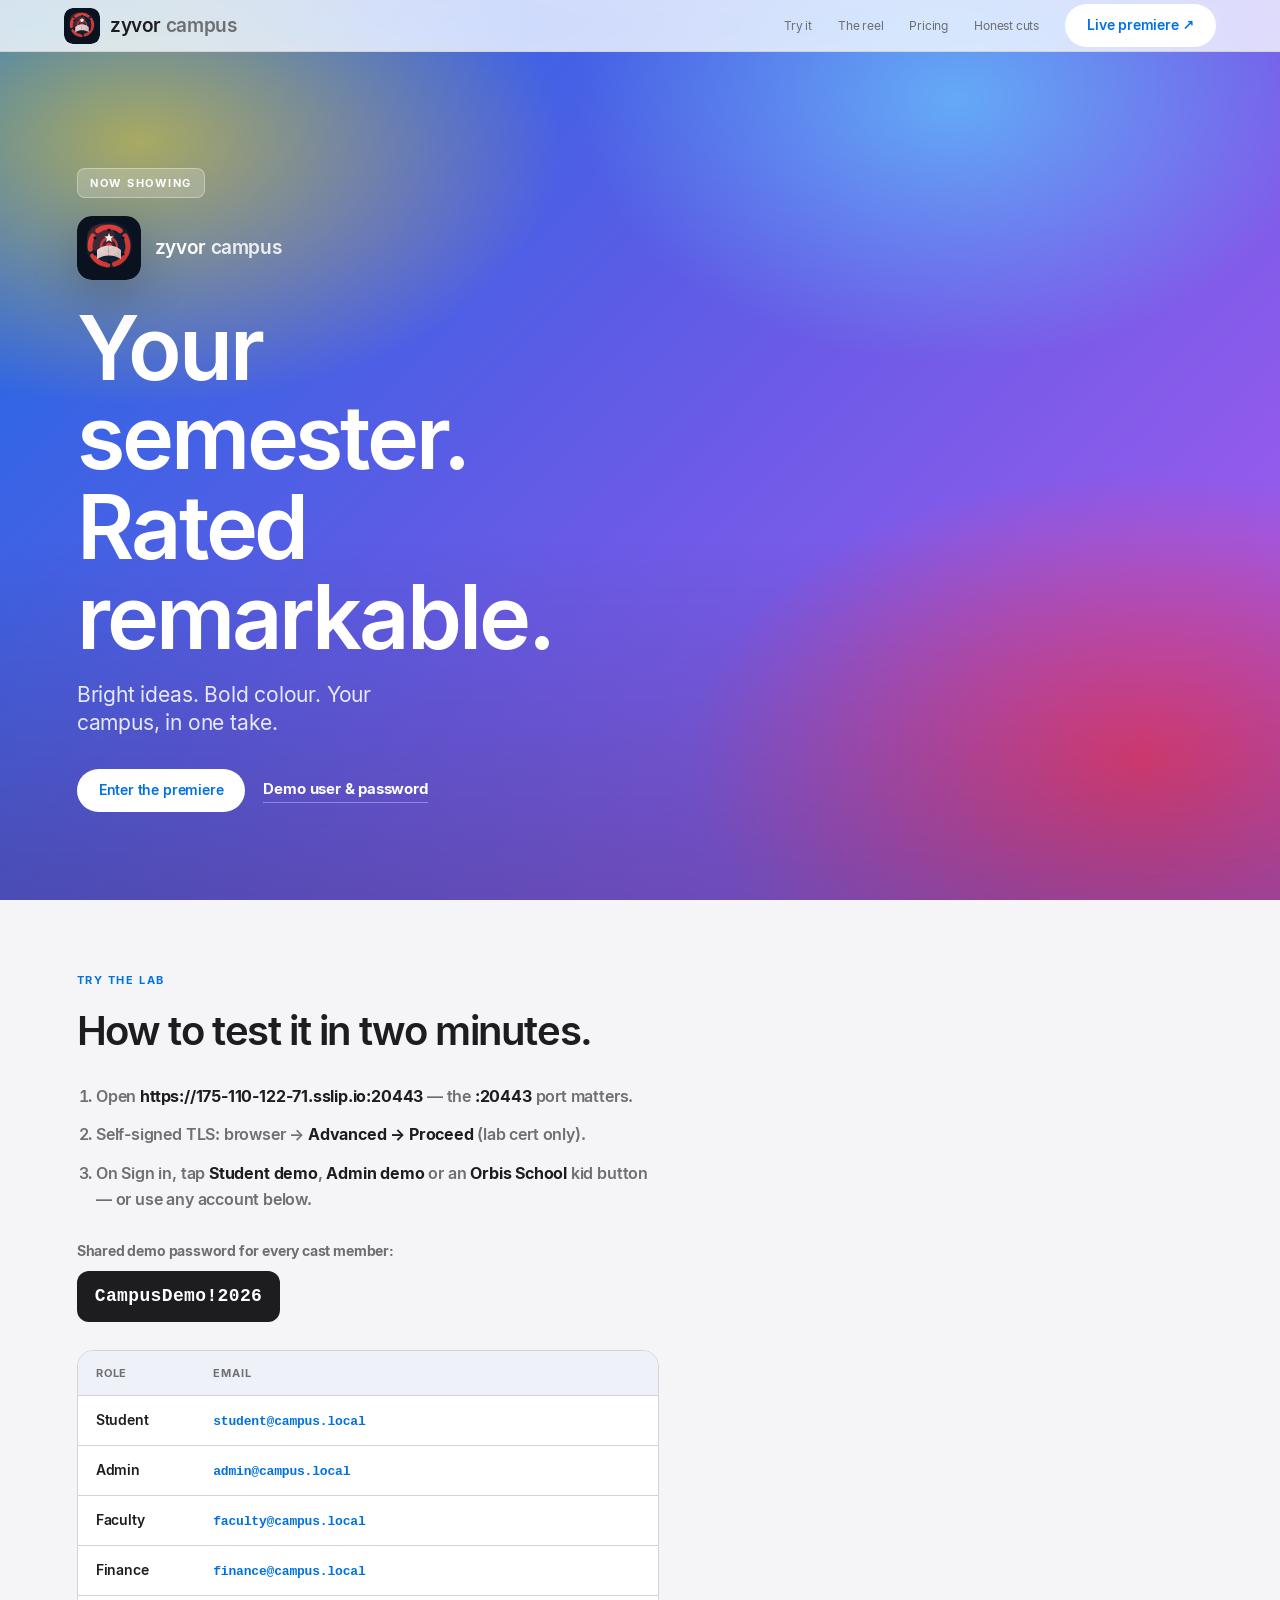
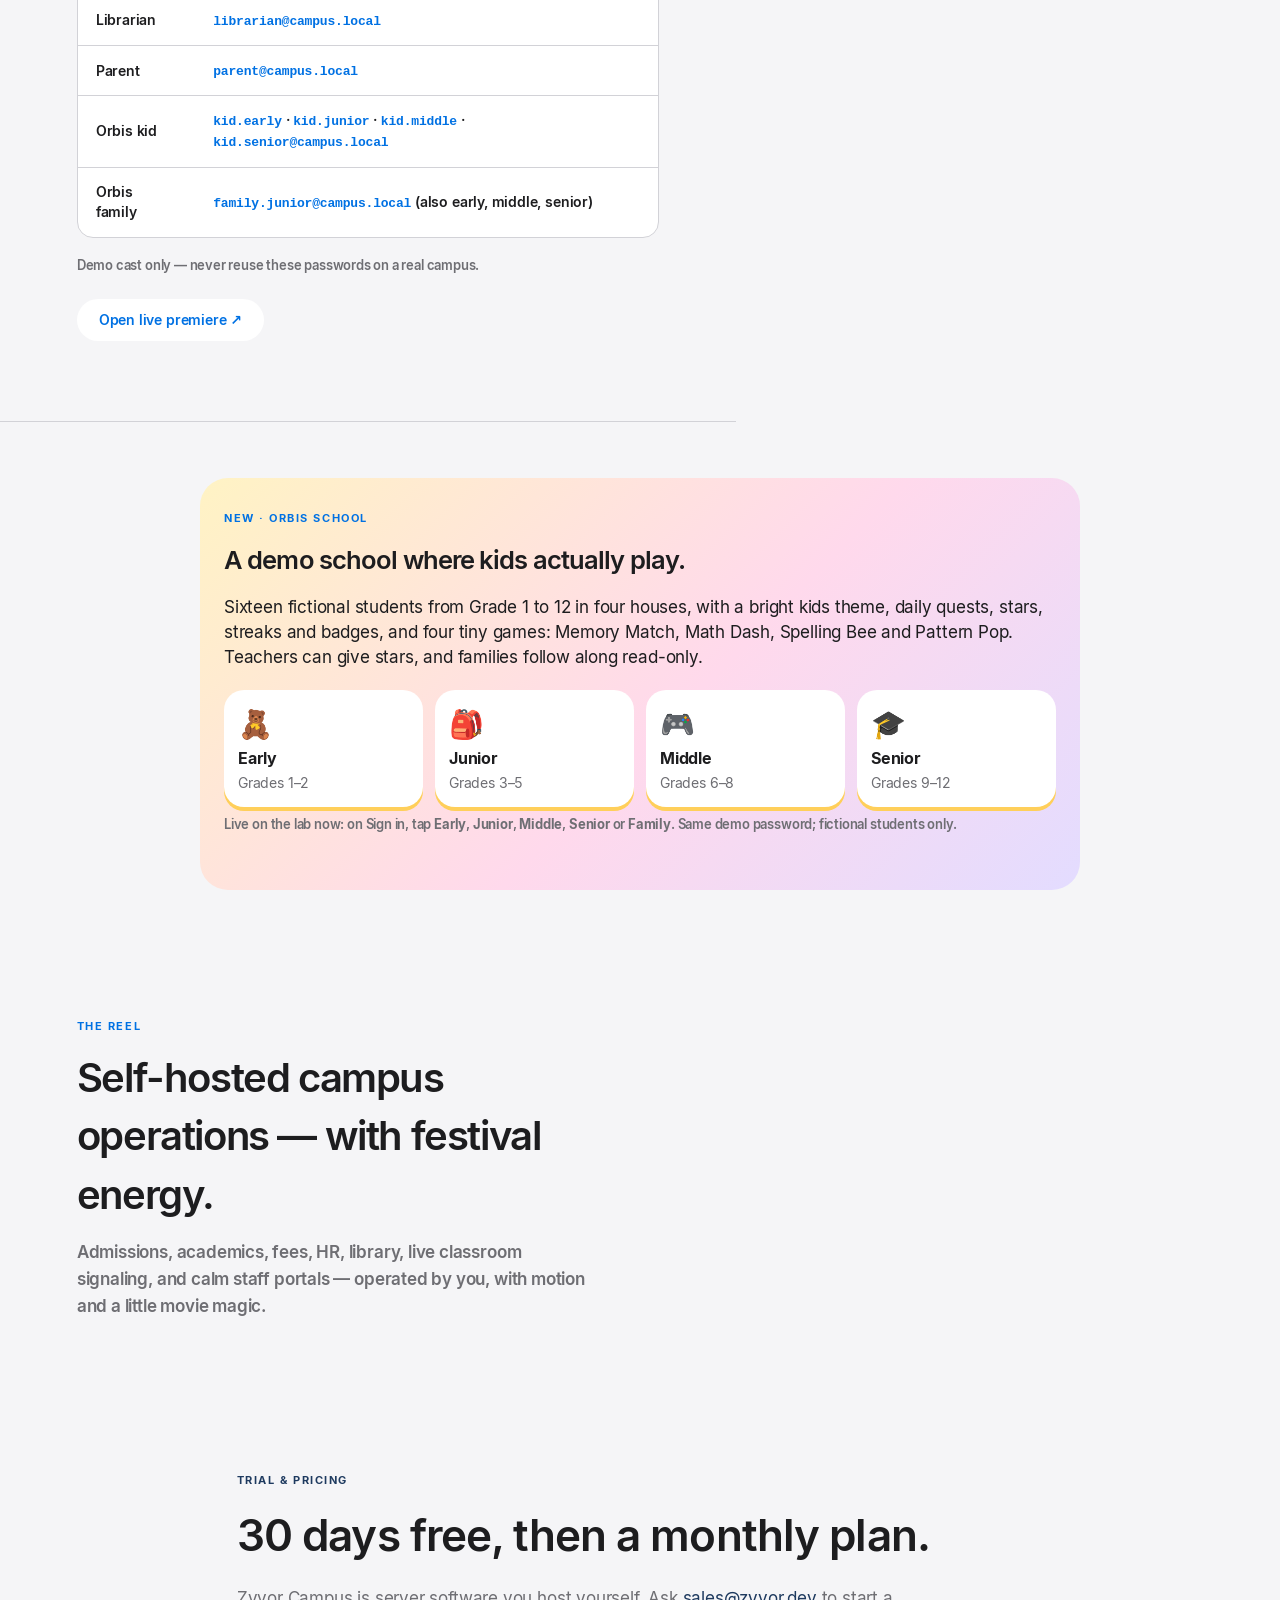
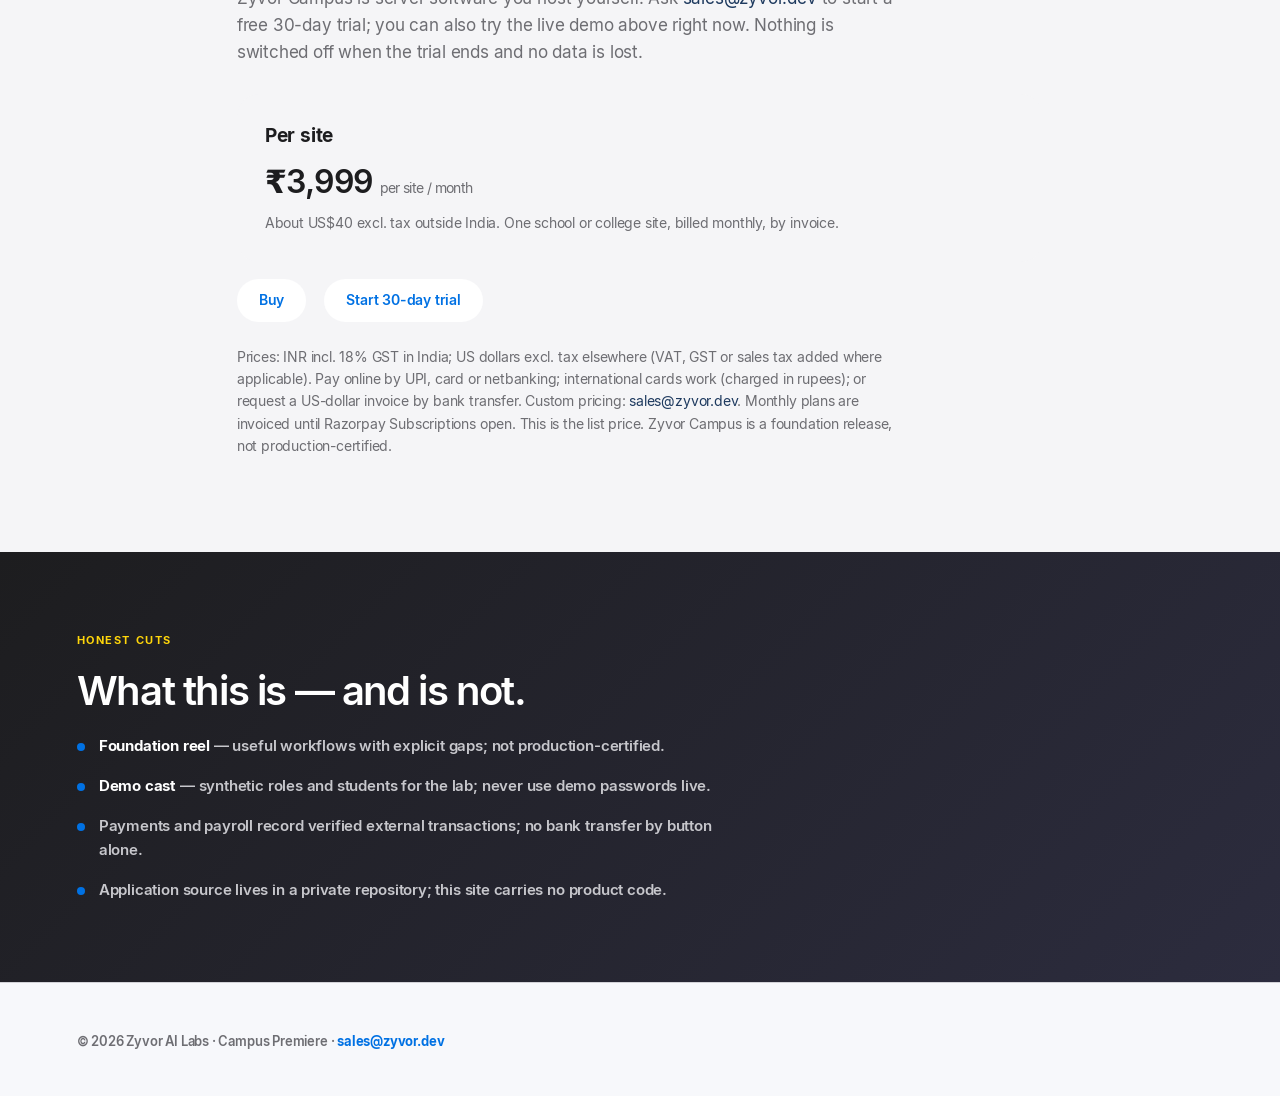
<file: index.html>
<!doctype html>
<html lang="en">
<head>
<meta charset="utf-8">
<meta name="viewport" content="width=device-width,initial-scale=1">
<title>Zyvor Campus — Now showing: your campus.</title>
<meta name="description" content="Your semester. Rated remarkable. Self-hosted school and college operations by Zyvor AI Labs. Foundation release — not production-certified.">
<link rel="canonical" href="https://zyvorai.github.io/zyvor-campus-site/">
<meta property="og:title" content="Zyvor Campus — Now showing: your campus.">
<meta property="og:description" content="Your semester. Rated remarkable. Self-hosted by Zyvor AI Labs.">
<meta property="og:type" content="website">
<meta property="og:url" content="https://zyvorai.github.io/zyvor-campus-site/">
<meta property="og:image" content="https://zyvorai.github.io/zyvor-campus-site/assets/og.png">
<meta name="twitter:card" content="summary_large_image">
<meta name="twitter:image" content="https://zyvorai.github.io/zyvor-campus-site/assets/og.png">
<meta name="theme-color" content="#0a1220">
<link rel="icon" href="assets/campus.svg" type="image/svg+xml">
<link rel="stylesheet" href="site.css">
</head>
<body>
<header class="top">
  <a class="brand" href="./">
    <img src="assets/campus.svg" width="36" height="36" alt="Zyvor Campus">
    <span class="word">zyvor <em>campus</em></span>
  </a>
  <nav>
    <a href="#try">Try it</a>
    <a href="#modules">The reel</a>
    <a href="#pricing">Pricing</a>
    <a href="#honesty">Honest cuts</a>
    <a class="pill" href="https://175-110-122-71.sslip.io:20443/">Live premiere ↗</a>
  </nav>
</header>

<section class="hero">
  <div class="bg" aria-hidden="true"></div>
  <div class="veil" aria-hidden="true"></div>
  <div class="copy rise">
    <p class="now">Now showing</p>
    <p class="brand-hero">
      <img class="mark z-draw" src="assets/campus.svg" width="64" height="64" alt="Zyvor Campus">
      <span>zyvor <em>campus</em></span>
    </p>
    <h1>Your semester.<br>Rated remarkable.</h1>
    <p class="lede">Bright ideas. Bold colour. Your campus, in one take.</p>
    <div class="cta">
      <a class="pill" href="https://175-110-122-71.sslip.io:20443/">Enter the premiere</a>
      <a class="ghost" href="#try">Demo user &amp; password</a>
    </div>
  </div>
</section>

<section class="try" id="try" aria-label="How to test the live demo">
  <span class="eyebrow">TRY THE LAB</span>
  <h2>How to test it in two minutes.</h2>
  <ol class="try-steps">
    <li>Open <a href="https://175-110-122-71.sslip.io:20443/"><strong>https://175-110-122-71.sslip.io:20443</strong></a> — the <strong>:20443</strong> port matters.</li>
    <li>Self-signed TLS: browser → <strong>Advanced → Proceed</strong> (lab cert only).</li>
    <li>On Sign in, tap <strong>Student demo</strong>, <strong>Admin demo</strong> or an <strong>Orbis School</strong> kid button — or use any account below.</li>
  </ol>
  <p class="try-pass">Shared demo password for every cast member:</p>
  <p class="try-code"><code>CampusDemo!2026</code></p>
  <div class="try-table-wrap">
    <table class="try-table">
      <thead><tr><th>Role</th><th>Email</th></tr></thead>
      <tbody>
        <tr><td>Student</td><td><code>student@campus.local</code></td></tr>
        <tr><td>Admin</td><td><code>admin@campus.local</code></td></tr>
        <tr><td>Faculty</td><td><code>faculty@campus.local</code></td></tr>
        <tr><td>Finance</td><td><code>finance@campus.local</code></td></tr>
        <tr><td>Librarian</td><td><code>librarian@campus.local</code></td></tr>
        <tr><td>Parent</td><td><code>parent@campus.local</code></td></tr>
        <tr><td>Orbis kid</td><td><code>kid.early</code> · <code>kid.junior</code> · <code>kid.middle</code> · <code>kid.senior</code><code>@campus.local</code></td></tr>
        <tr><td>Orbis family</td><td><code>family.junior@campus.local</code> (also early, middle, senior)</td></tr>
      </tbody>
    </table>
  </div>
  <p class="try-note">Demo cast only — never reuse these passwords on a real campus.</p>
  <a class="pill try-cta" href="https://175-110-122-71.sslip.io:20443/">Open live premiere ↗</a>
</section>

<section class="orbis" id="orbis" aria-label="Orbis School kids demo">
  <span class="eyebrow">NEW · ORBIS SCHOOL</span>
  <h2>A demo school where kids actually play.</h2>
  <p>Sixteen fictional students from Grade 1 to 12 in four houses, with a bright kids theme, daily quests, stars, streaks and badges, and four tiny games: Memory Match, Math Dash, Spelling Bee and Pattern Pop. Teachers can give stars, and families follow along read-only.</p>
  <ul class="orbis-bands">
    <li><span>🧸</span><strong>Early</strong> Grades 1–2</li>
    <li><span>🎒</span><strong>Junior</strong> Grades 3–5</li>
    <li><span>🎮</span><strong>Middle</strong> Grades 6–8</li>
    <li><span>🎓</span><strong>Senior</strong> Grades 9–12</li>
  </ul>
  <p class="try-note">Live on the lab now: on Sign in, tap <strong>Early</strong>, <strong>Junior</strong>, <strong>Middle</strong>, <strong>Senior</strong> or <strong>Family</strong>. Same demo password; fictional students only.</p>
</section>

<section class="band" id="modules">
  <span class="eyebrow">THE REEL</span>
  <h2>Self-hosted campus operations — with festival energy.</h2>
  <p>Admissions, academics, fees, HR, library, live classroom signaling, and calm staff portals — operated by you, with motion and a little movie magic.</p>
</section>

<section class="plans" id="pricing">
  <span class="eyebrow">TRIAL &amp; PRICING</span>
  <h2>30 days free, then a monthly plan.</h2>
  <p class="plans-lede">Zyvor Campus is server software you host yourself. Ask <a href="mailto:sales@zyvor.dev?subject=Zyvor%20Campus%20trial">sales@zyvor.dev</a> to start a free 30-day trial; you can also try the live demo above right now. Nothing is switched off when the trial ends and no data is lost.</p>
  <div class="plan-grid">
    <article>
      <h3>Per site</h3>
      <p class="price">&#8377;3,999 <small>per site / month</small></p>
      <p class="sub">About US$40 excl. tax outside India. One school or college site, billed monthly, by invoice.</p>
    </article>
  </div>
  <p class="cta"><a class="pill" href="https://zyvor.dev/buy">Buy</a> <a class="pill" href="mailto:sales@zyvor.dev?subject=Zyvor%20Campus%20trial">Start 30-day trial</a></p>
  <p class="fine">Prices: INR incl. 18% GST in India; US dollars excl. tax elsewhere (VAT, GST or sales tax added where applicable). Pay online by UPI, card or netbanking; international cards work (charged in rupees); or request a US-dollar invoice by bank transfer. Custom pricing: <a href="mailto:sales@zyvor.dev">sales@zyvor.dev</a>. Monthly plans are invoiced until Razorpay Subscriptions open. This is the list price. Zyvor Campus is a foundation release, not production-certified.</p>
</section>

<section class="honesty" id="honesty">
  <span class="eyebrow">HONEST CUTS</span>
  <h2>What this is — and is not.</h2>
  <ul>
    <li><strong>Foundation reel</strong> — useful workflows with explicit gaps; not production-certified.</li>
    <li><strong>Demo cast</strong> — synthetic roles and students for the lab; never use demo passwords live.</li>
    <li>Payments and payroll record verified external transactions; no bank transfer by button alone.</li>
    <li>Application source lives in a private repository; this site carries no product code.</li>
  </ul>
</section>

<footer>
  <p>© 2026 Zyvor AI Labs · Campus Premiere · <a href="mailto:sales@zyvor.dev">sales@zyvor.dev</a></p>
</footer>
</body>
</html>
</file>
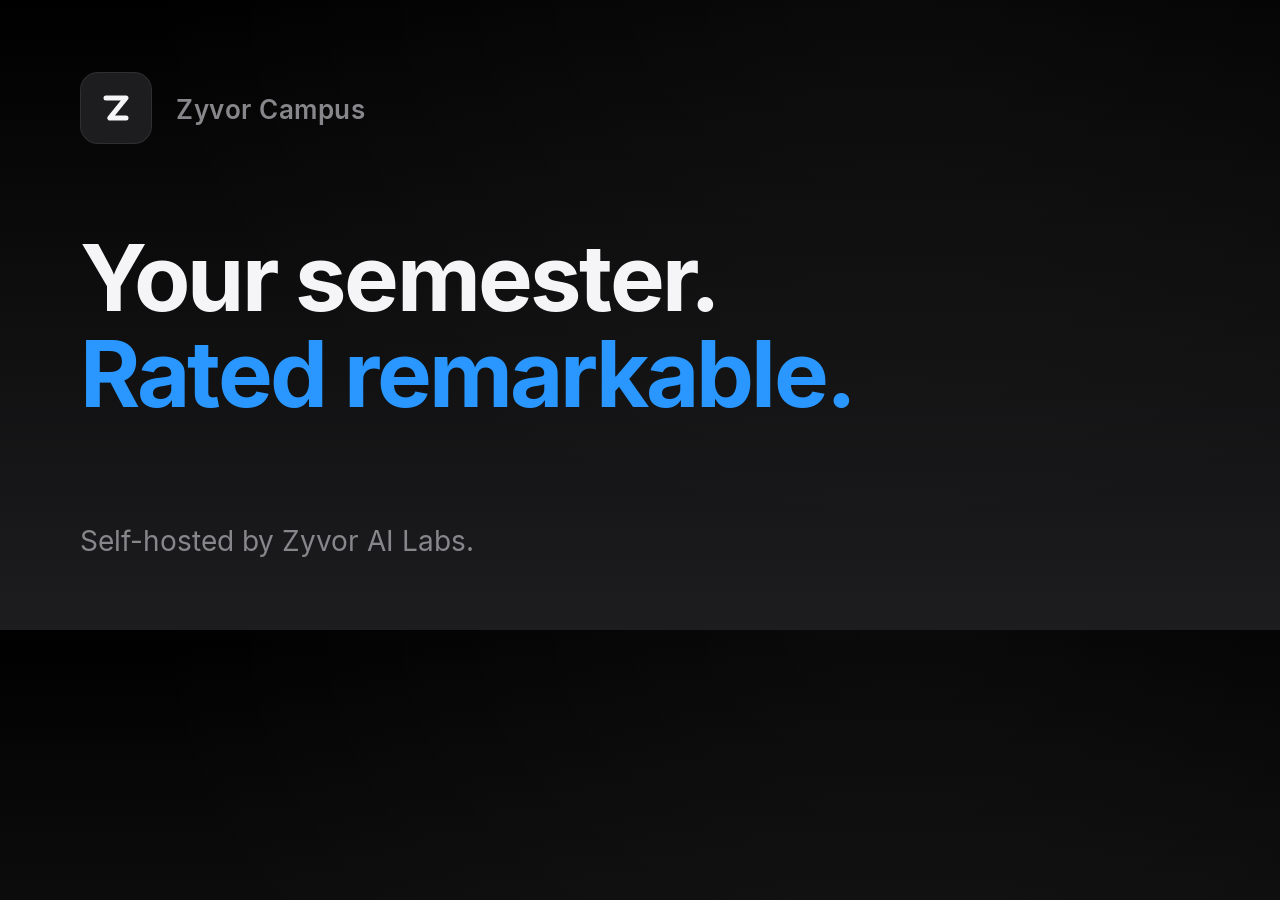
<file: scripts/og.html>
<!doctype html><html><head><meta charset="utf-8"><style>
@font-face{font-family:Inter;font-weight:400;src:url(../fonts/inter-400.woff2)}
@font-face{font-family:Inter;font-weight:600;src:url(../fonts/inter-600.woff2)}
@font-face{font-family:Inter;font-weight:700;src:url(../fonts/inter-700.woff2)}
:root{--bg:#000;--surface:#1d1d1f;--text:#f5f5f7;--muted:#86868b;--accent:#2997ff}
*{box-sizing:border-box}html,body{margin:0}
body{width:1200px;height:630px;overflow:hidden;font-family:Inter,'Helvetica Neue',Arial,sans-serif;color:var(--text);
background:radial-gradient(ellipse at 70% 0%,rgba(255,255,255,.04),transparent 60%),linear-gradient(180deg,#000,#1d1d1f);position:relative}
.z{position:absolute;left:80px;top:72px;width:72px;height:72px;border-radius:18px;background:var(--surface);border:1px solid rgba(255,255,255,.08);display:flex;align-items:center;justify-content:center}
.eyebrow{position:absolute;left:176px;top:94px;font-size:26px;font-weight:600;color:var(--muted);letter-spacing:.02em}
h1{position:absolute;left:80px;top:230px;margin:0;font-size:92px;line-height:1.04;letter-spacing:-.03em;font-weight:700}
h1 em{font-style:normal;color:var(--accent)}
p{position:absolute;left:80px;bottom:72px;margin:0;font-size:28px;color:var(--muted)}
</style></head><body>
<div class="z"><svg viewBox="0 0 64 64" width="40" height="40"><path d="M16 16h32L22 48h26" fill="none" stroke="#f5f5f7" stroke-width="8" stroke-linejoin="round" stroke-linecap="round"/></svg></div>
<div class="eyebrow">Zyvor Campus</div>
<h1>Your semester.<br><em>Rated remarkable.</em></h1>
<p>Self-hosted by Zyvor AI Labs.</p>
</body></html>
</file>
<file: site.css>
@font-face{font-family:"Inter";font-style:normal;font-weight:400;font-display:swap;src:url(fonts/inter-400.woff2) format("woff2")}
@font-face{font-family:"Inter";font-style:normal;font-weight:600;font-display:swap;src:url(fonts/inter-600.woff2) format("woff2")}
@font-face{font-family:"Inter";font-style:normal;font-weight:700;font-display:swap;src:url(fonts/inter-700.woff2) format("woff2")}
:root{
  --ink:#1d1d1f;
  --muted:#6e6e73;
  --soft:#f5f5f7;
  --line:#d2d2d7;
  --coral:#e8453c;
  --coral-deep:#c2312a;
  --blue:#1e3a5f;
  --apple:#0071e3;
  --apple-hover:#0077ed;
  --ease:cubic-bezier(.28,.11,.32,1);
  --grad:#0071e3;
}
*{box-sizing:border-box}
html{scroll-behavior:smooth}
body{
  margin:0;
  font-family:-apple-system,BlinkMacSystemFont,"SF Pro Text","SF Pro Display","Inter",system-ui,"Segoe UI",Roboto,sans-serif;
  color:var(--ink);
  background:#f5f5f7;
  -webkit-font-smoothing:antialiased;
}
a{color:inherit;text-decoration:none}
h1,h2{font-family:inherit;font-weight:600;letter-spacing:-.035em}

.top{
  position:fixed;inset:0 0 auto;z-index:10;
  display:flex;justify-content:space-between;align-items:center;
  padding:14px 5%;
  backdrop-filter:saturate(140%) blur(18px);
  -webkit-backdrop-filter:saturate(140%) blur(18px);
  background:#f7f8fbcc;
  border-bottom:1px solid var(--line);
}
.brand{display:flex;align-items:center;gap:10px}
.brand img{border-radius:9px}
.brand .word,.brand-hero span{font-weight:800;font-size:19px;letter-spacing:-.4px}
.brand em,.brand-hero em{font-style:normal;font-weight:550;color:var(--muted)}
.top nav{display:flex;gap:22px;align-items:center;font-size:14px;color:var(--muted);font-weight:700}
.top nav a:hover{color:var(--ink)}
.pill{
  display:inline-flex;align-items:center;gap:8px;
  background:var(--apple);color:#fff!important;
  padding:11px 22px;border-radius:980px;
  font-size:14px;font-weight:600;
  box-shadow:none;
  transition:background .2s var(--ease);
}
.pill:hover{background:var(--apple-hover)}

.hero{
  position:relative;min-height:100svh;
  display:flex;align-items:flex-end;overflow:hidden;
  background:#0a1220;color:#f7f4ef;
}
.hero .bg{
  position:absolute;inset:-10%;
  background:
    radial-gradient(45% 40% at 22% 30%,#e8453c88 0%,transparent 60%),
    radial-gradient(50% 45% at 78% 72%,#1e3a5f99 0%,transparent 58%),
    linear-gradient(160deg,#0a1220,#152848 60%,#1a3558);
  animation:ken 18s var(--ease) both;
}
.veil{
  position:absolute;inset:0;
  background:
    linear-gradient(105deg,#0a1220ee 0%,#0a122066 42%,transparent 72%),
    linear-gradient(transparent 35%,#0a1220f2 100%);
}
.copy{position:relative;z-index:1;padding:0 6% 88px;max-width:46rem}
.now{
  display:inline-block;margin:0 0 18px;
  padding:6px 12px;border-radius:8px;
  background:#ffffff18;border:1px solid #ffffff28;
  font-size:11px;font-weight:800;letter-spacing:.16em;text-transform:uppercase;
  color:#e8c4c1;
}
.brand-hero{
  display:flex;align-items:center;gap:14px;
  margin:0 0 24px;font-size:22px;font-weight:800;color:#fff;
}
.brand-hero em{color:#e8c4c1}
.mark{border-radius:14px;box-shadow:0 16px 48px #e8453c55}
h1{
  font-size:clamp(48px,8vw,88px);line-height:1.02;
  margin:0 0 18px;color:#fff;
}
.lede{
  font-size:21px;color:#c9d4e4;margin:0 0 32px;
  max-width:28ch;line-height:1.35;font-weight:550;
}
.cta{display:flex;flex-wrap:wrap;gap:18px;align-items:center}
.ghost{
  color:#fff;font-size:15px;font-weight:700;
  border-bottom:1px solid #ffffff55;padding-bottom:2px;
}
.ghost:hover{border-color:#fff}

.try{
  padding:72px 6% 80px;
  background:var(--soft);
  border-bottom:1px solid var(--line);
  max-width:46rem;
}
.try h2{font-size:clamp(28px,3.4vw,40px);margin:0 0 22px}
.try-steps{
  margin:0 0 28px;padding-left:1.2em;
  color:var(--muted);font-size:16px;line-height:1.65;font-weight:550;
  display:grid;gap:12px;
}
.try-steps a{color:var(--apple);font-weight:800}
.try-steps strong{color:var(--ink)}
.try-pass{margin:0 0 10px;font-size:14px;color:var(--muted);font-weight:700}
.try-code{
  margin:0 0 28px;
}
.try-code code{
  display:inline-block;
  font-family:ui-monospace,SFMono-Regular,Menlo,monospace;
  font-size:18px;font-weight:800;
  color:#fff;background:var(--ink);
  padding:12px 18px;border-radius:12px;
  letter-spacing:.02em;
}
.try-table-wrap{overflow:auto;margin:0 0 18px;border:1px solid var(--line);border-radius:16px;background:#fff}
.try-table{width:100%;border-collapse:collapse;font-size:14px;text-align:left}
.try-table th{
  font-size:11px;letter-spacing:.08em;text-transform:uppercase;
  color:var(--muted);font-weight:800;
  padding:14px 18px;background:#eef1f7;border-bottom:1px solid var(--line);
}
.try-table td{padding:14px 18px;border-bottom:1px solid var(--line);font-weight:550;color:var(--ink)}
.try-table tr:last-child td{border-bottom:0}
.try-table code{
  font-family:ui-monospace,SFMono-Regular,Menlo,monospace;
  font-size:13px;font-weight:700;color:var(--apple);
}
.try-note{margin:0 0 24px;font-size:13px;color:var(--muted);font-weight:550}
.try-cta{display:inline-flex}

.band{padding:72px 6% 80px;max-width:42rem}
.eyebrow{
  display:block;font-size:11px;letter-spacing:.14em;font-weight:800;
  color:var(--apple);margin-bottom:14px;
}
.band h2{font-size:clamp(28px,3.4vw,40px);margin:0 0 14px}
.band p{color:var(--muted);font-size:17px;line-height:1.6;margin:0;font-weight:550}

.honesty{padding:80px 6%;background:#0a1220;color:#f7f4ef}
.honesty .eyebrow{color:#e8c4c1}
.honesty h2{color:#fff;font-size:clamp(28px,3.4vw,40px);margin:0 0 14px}
.honesty ul{list-style:none;padding:0;margin:0;max-width:40rem;display:grid;gap:16px}
.honesty li{
  color:#9aa8bc;font-size:15px;line-height:1.6;padding-left:22px;position:relative;font-weight:550;
}
.honesty li:before{
  content:"";position:absolute;left:0;top:.55em;
  width:8px;height:8px;border-radius:50%;background:var(--apple);
}
.honesty strong{color:#fff}

footer{
  padding:36px 6%;font-size:13px;color:var(--muted);
  border-top:1px solid var(--line);background:#f7f8fb;font-weight:550;
}
footer a{color:var(--apple);font-weight:800}

.rise{animation:rise .95s var(--ease) both}
.z-draw{animation:zpop .85s var(--ease) both}
@keyframes rise{from{opacity:0;transform:translateY(22px)}to{opacity:1;transform:none}}
@keyframes zpop{from{opacity:0;transform:scale(.88) rotate(-6deg)}to{opacity:1;transform:none}}
@keyframes ken{from{transform:scale(1.1)}to{transform:scale(1.02)}}

@media(prefers-reduced-motion:reduce){
  .rise,.z-draw,.hero .bg{animation:none!important}
}
@media(max-width:700px){
  .top nav a:not(.pill){display:none}
  .copy{padding-bottom:64px}
  .brand-hero{font-size:18px}
}

.orbis{max-width:880px;margin:56px auto;padding:32px 24px;border-radius:28px;background:linear-gradient(135deg,#fff3c4,#ffd9ec 55%,#e3dcff)}
.orbis h2{margin:6px 0 12px}
.orbis-bands{list-style:none;margin:20px 0 8px;padding:0;display:grid;grid-template-columns:repeat(auto-fit,minmax(150px,1fr));gap:12px}
.orbis-bands li{display:grid;gap:2px;padding:14px;border-radius:20px;background:#fff;box-shadow:0 4px 0 #ffcf5a;font-size:14px;color:var(--muted)}
.orbis-bands span{font-size:28px}.orbis-bands strong{color:var(--ink);font-size:16px}

/* Apple layer */
body{font-size:17px;line-height:1.47;letter-spacing:-.011em;text-rendering:optimizeLegibility}
.top{padding:0 5%;height:52px;background:#fbfbfdcc;backdrop-filter:saturate(180%) blur(20px);-webkit-backdrop-filter:saturate(180%) blur(20px)}
.brand .word,.brand-hero span{font-weight:600;letter-spacing:-.02em}
.top nav{font-size:12px;font-weight:400;gap:26px}
.lede{font-weight:400}
.top nav a:hover,.cta a:hover{text-decoration:none}
@media(prefers-reduced-motion:reduce){html{scroll-behavior:auto}}

/* Bright scenes */
.hero{background:#5e5ce6}
.hero .bg{background:radial-gradient(45% 40% at 18% 22%,#ffd60a99 0%,transparent 60%),radial-gradient(50% 45% at 82% 78%,#ff375fcc 0%,transparent 58%),radial-gradient(40% 40% at 70% 18%,#64d2ffaa 0%,transparent 60%),linear-gradient(135deg,#0071e3,#5e5ce6 45%,#bf5af2)}
.veil{background:linear-gradient(transparent 60%,#1d1d1f40 100%)}
.now{background:#ffffff33;border-color:#ffffff55;color:#fff}
.brand-hero em,.lede{color:#ffffffdd}
.mark{box-shadow:0 16px 48px #0003}
.pill,.cta .pill{background:#fff;color:var(--apple)!important}
.pill:hover{background:#f5f5f7}
.honesty{background:linear-gradient(135deg,#1d1d1f,#2c2c3e)}
.honesty .eyebrow{color:#ffd60a}
.honesty li{color:#c7c7cc}

/* Trial and pricing */
.plans{padding:72px 6% 80px;max-width:60rem;margin:0 auto}
.plans h2{font-size:clamp(28px,4vw,44px);letter-spacing:-.02em;margin:.2em 0 .4em;color:var(--ink)}
.plans .eyebrow{color:var(--blue)}
.plans-lede,.plans .fine{color:var(--muted);font-size:17px;line-height:1.6;max-width:42rem}
.plans .fine{font-size:14px;margin-top:24px}
.plans a{color:var(--blue)}
.plan-grid{display:grid;grid-template-columns:repeat(auto-fit,minmax(15rem,1fr));gap:16px;margin-top:28px}
.plan-grid article{background:var(--soft);border-radius:22px;padding:28px}
.plan-grid h3{margin:0 0 8px;font-size:19px}
.plan-grid .price{font-size:32px;font-weight:600;letter-spacing:-.02em;margin:0;color:var(--ink)}
.plan-grid .price small{font-size:14px;font-weight:400;color:var(--muted)}
.plan-grid .sub{color:var(--muted);font-size:14px;margin:8px 0 0}
</file>
